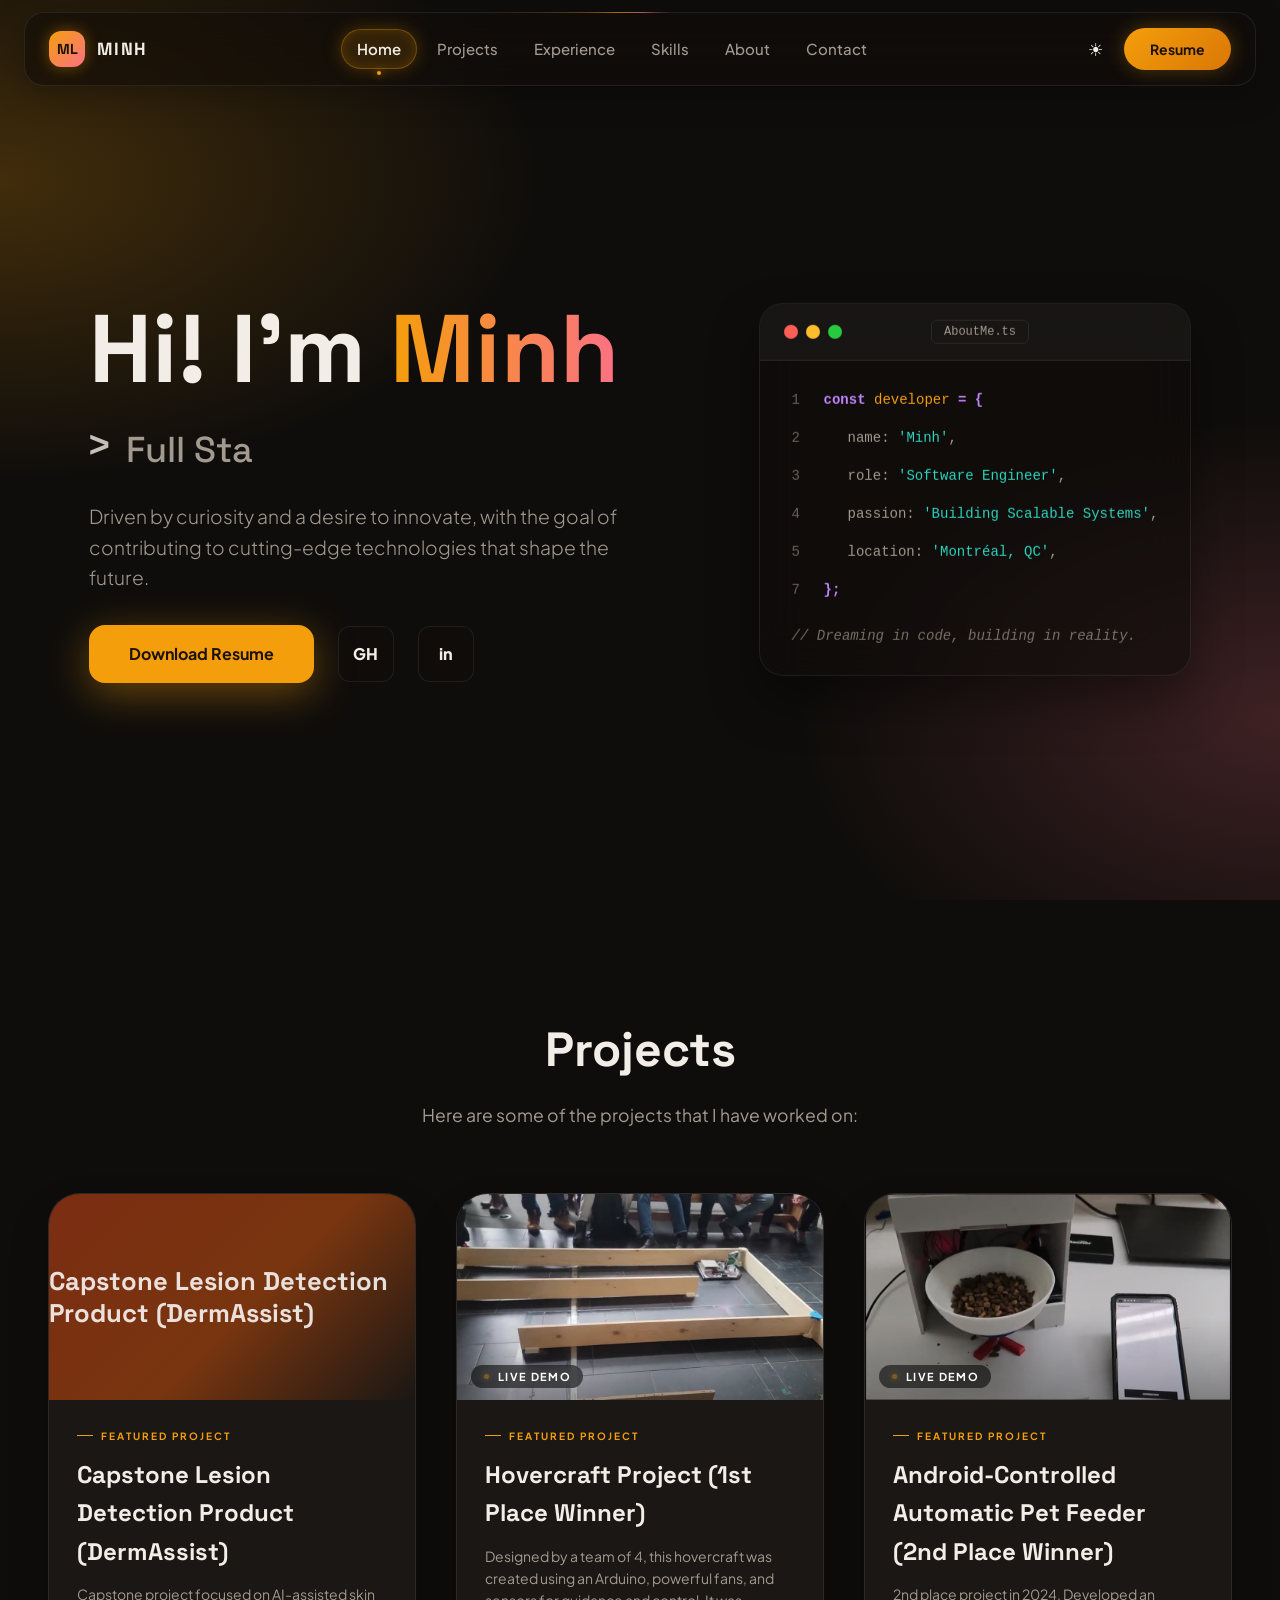
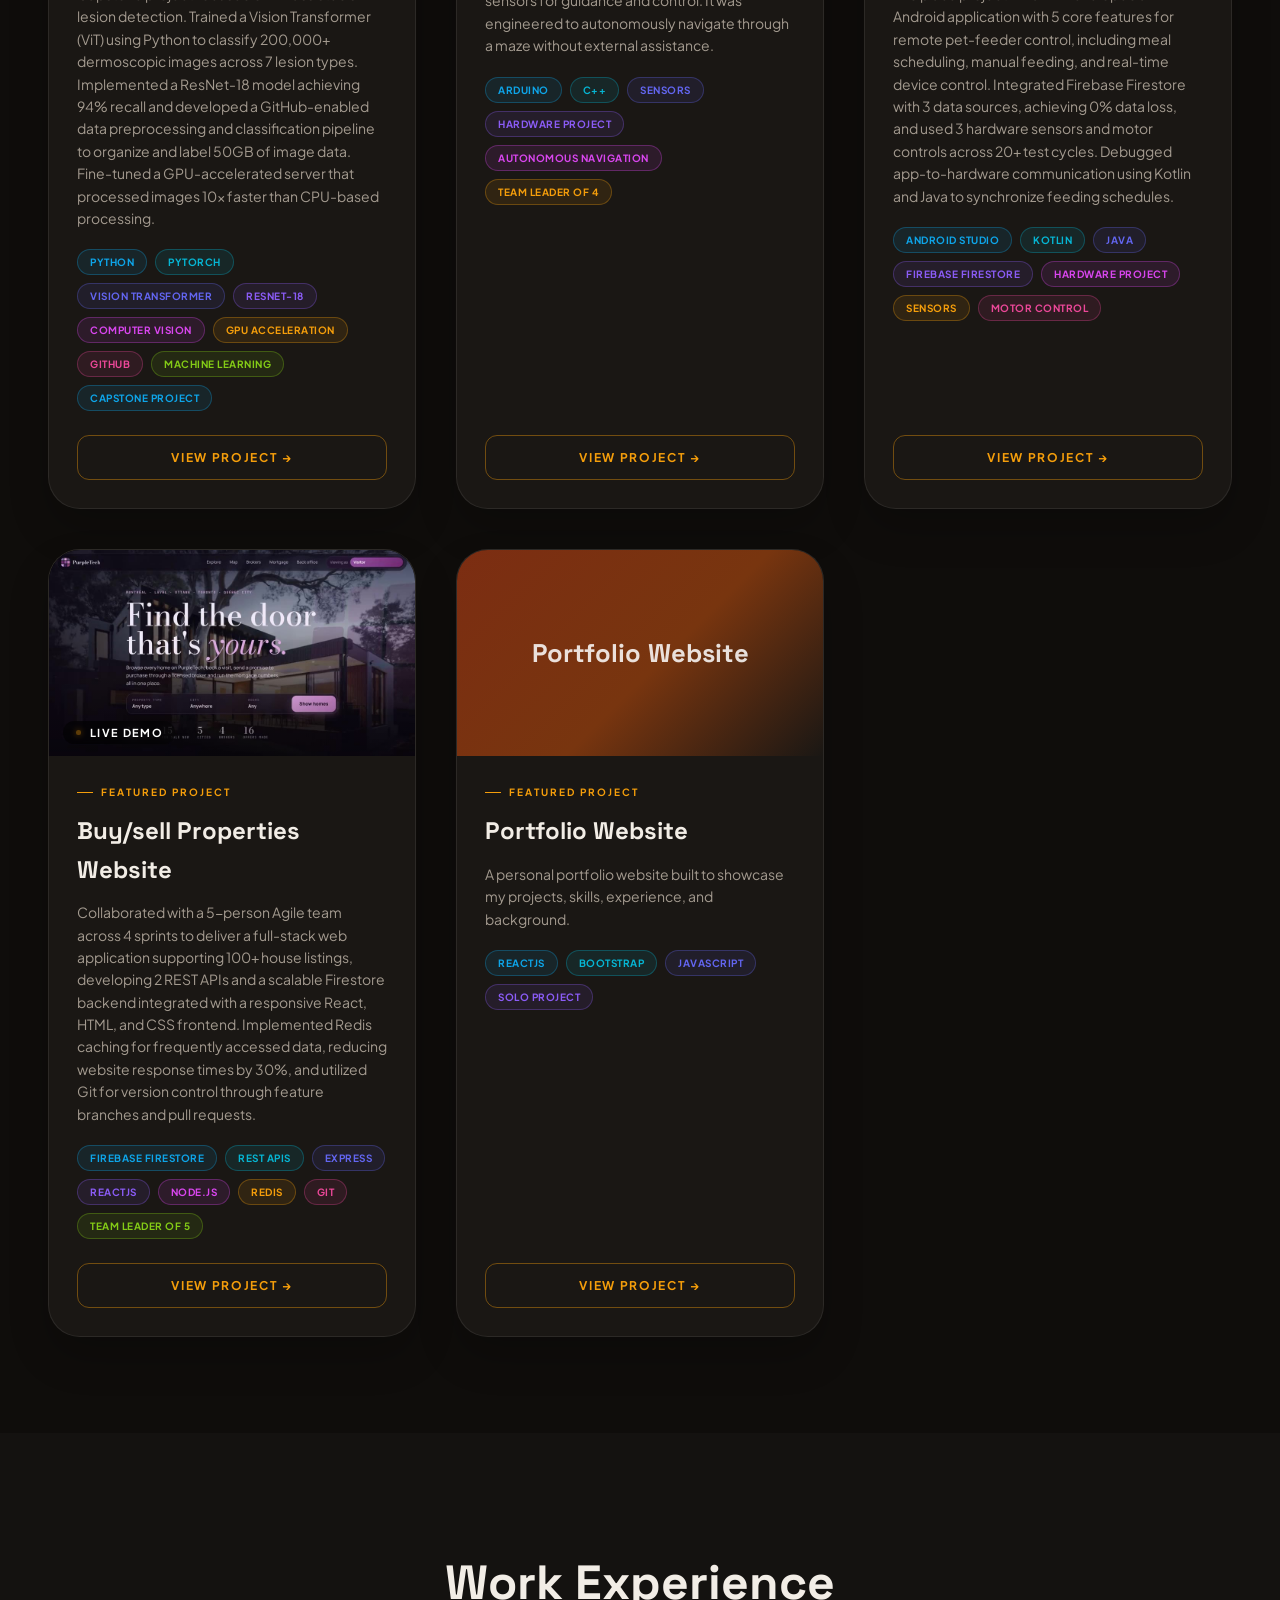
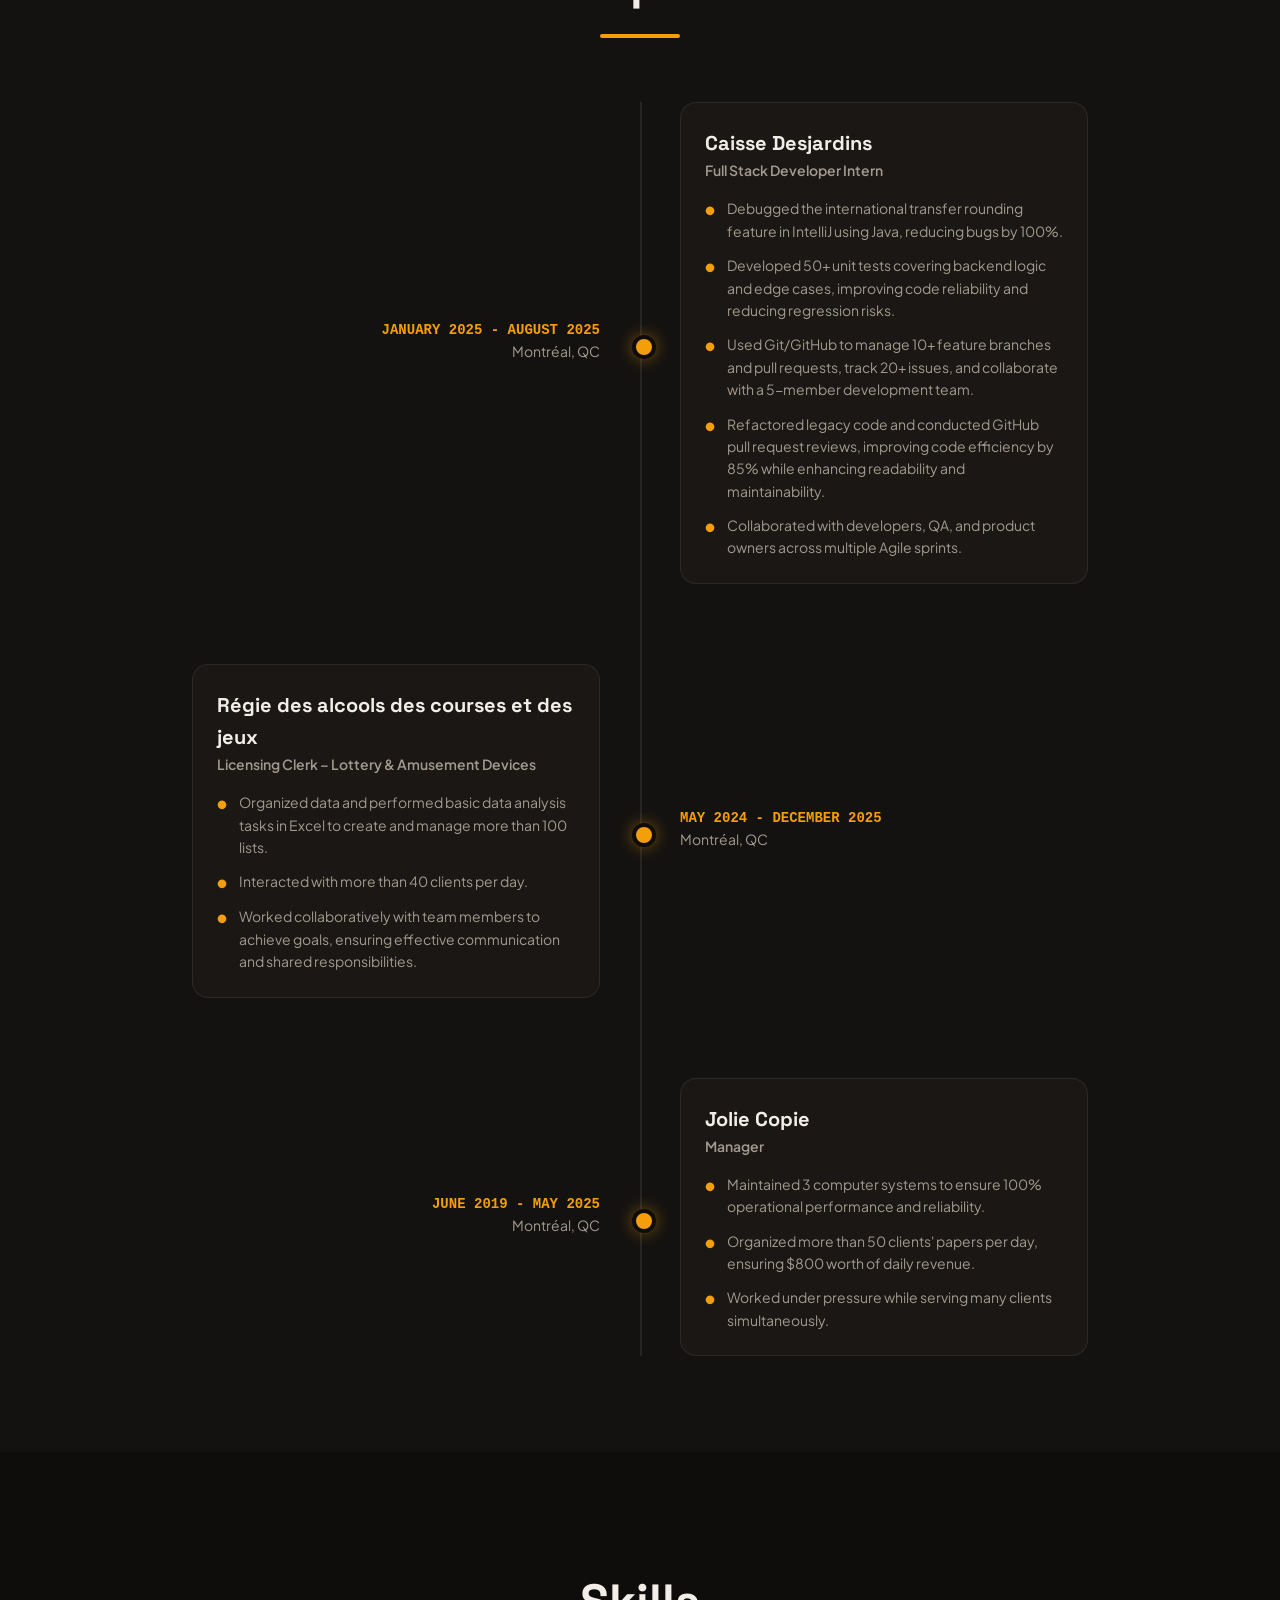
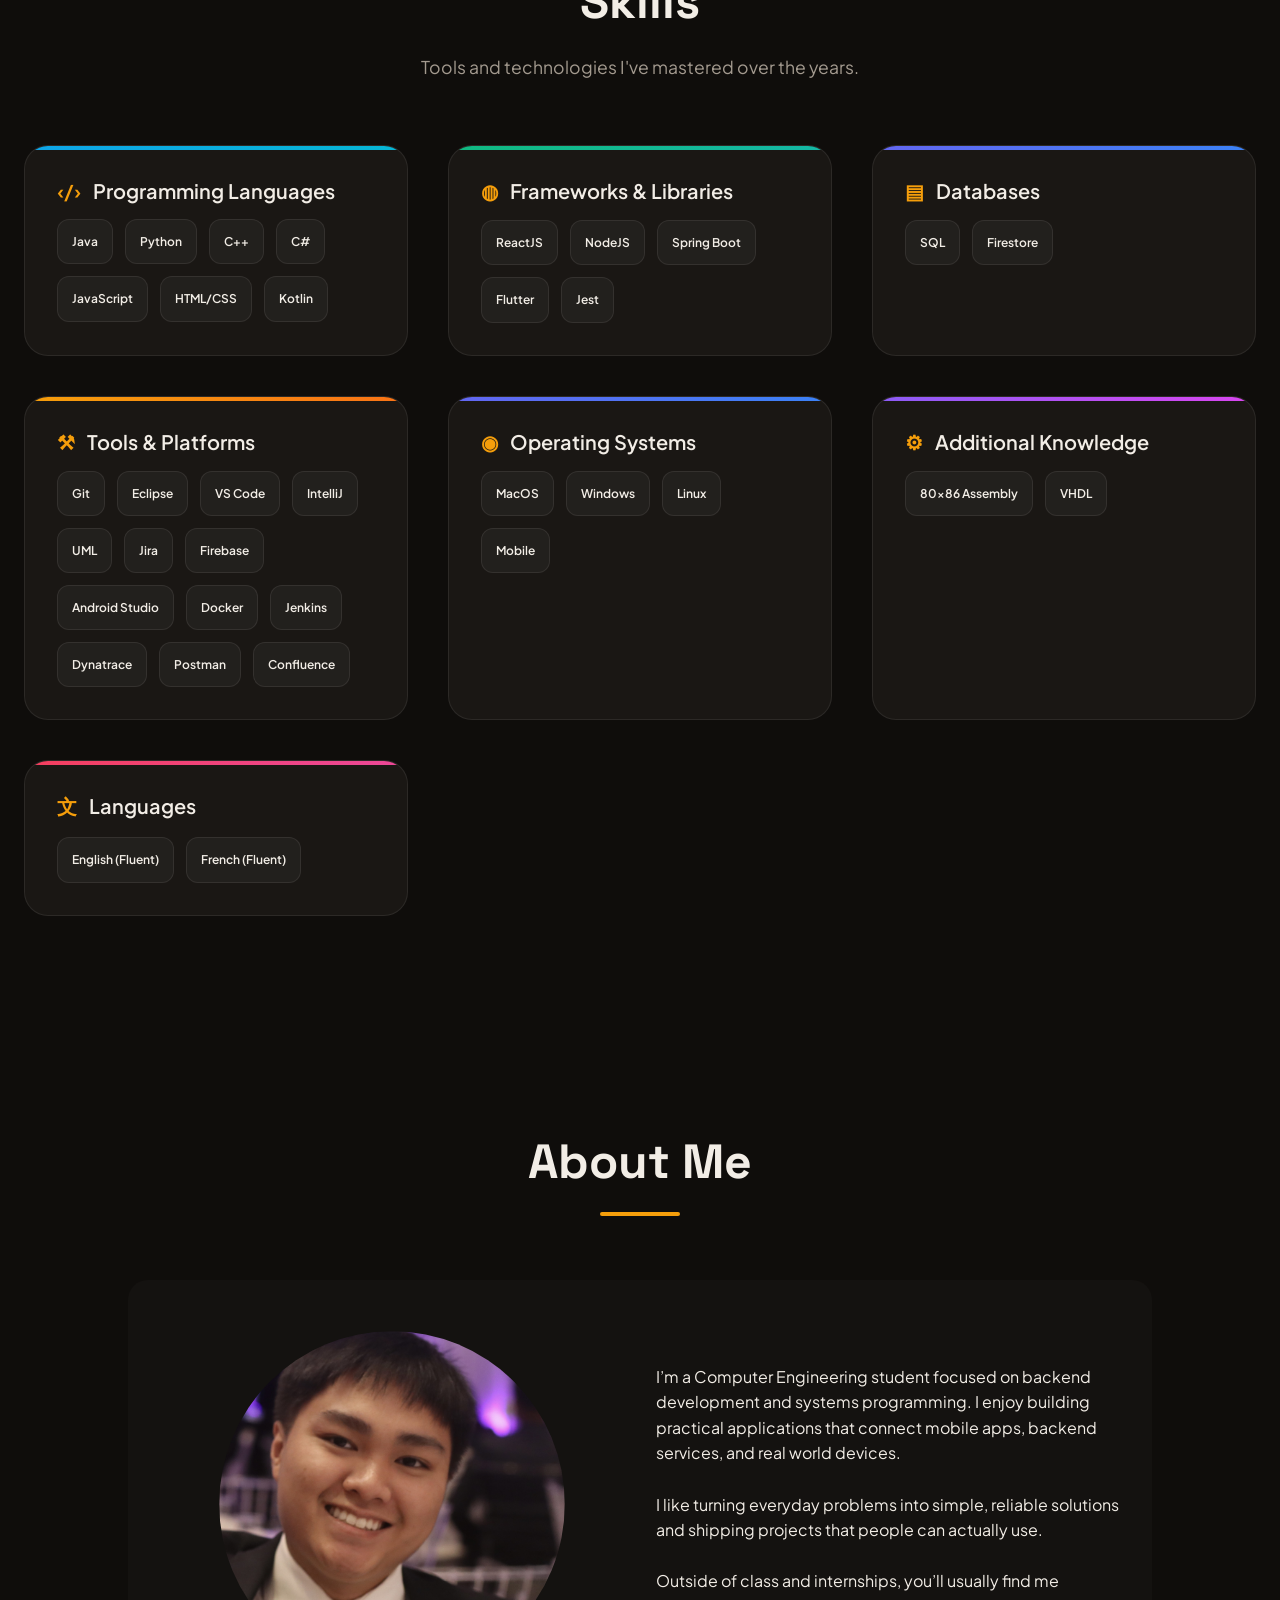
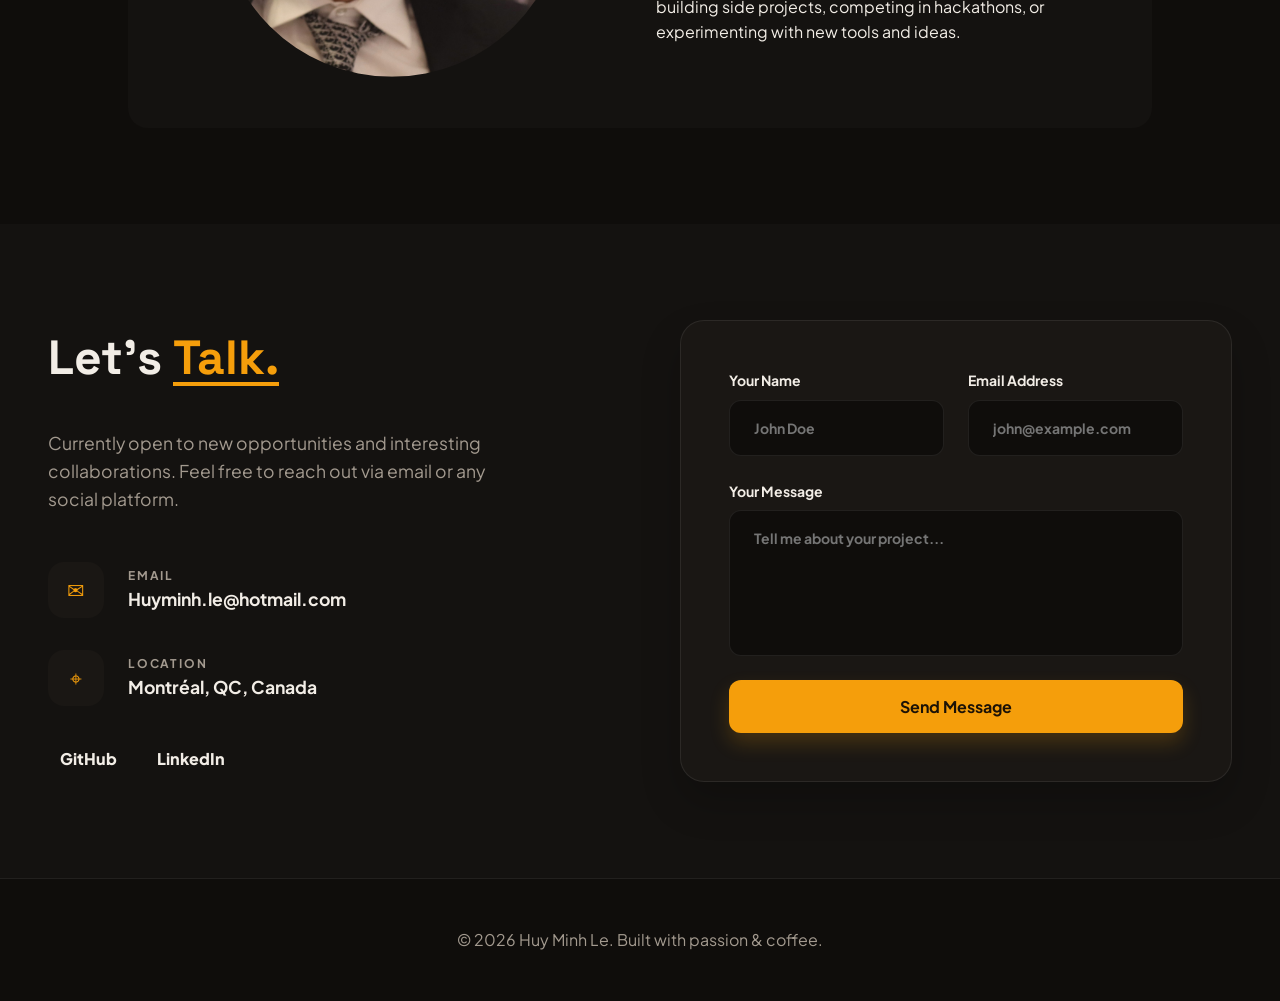
<file: index.html>
<!DOCTYPE html>
<html lang="en">
<head>
<meta charset="utf-8">
<title>Huy Minh Le</title>
<meta http-equiv="refresh" content="0; url=Minh_portfolio.html">
<link rel="canonical" href="Minh_portfolio.html">
</head>
<body style="background:#0f0d0b;color:#f2ede6;font-family:system-ui,sans-serif">
<p>Opening the portfolio… <a href="Minh_portfolio.html" style="color:#f59e0b">Click here</a> if it doesn't open.</p>
</body>
</html>
</file>
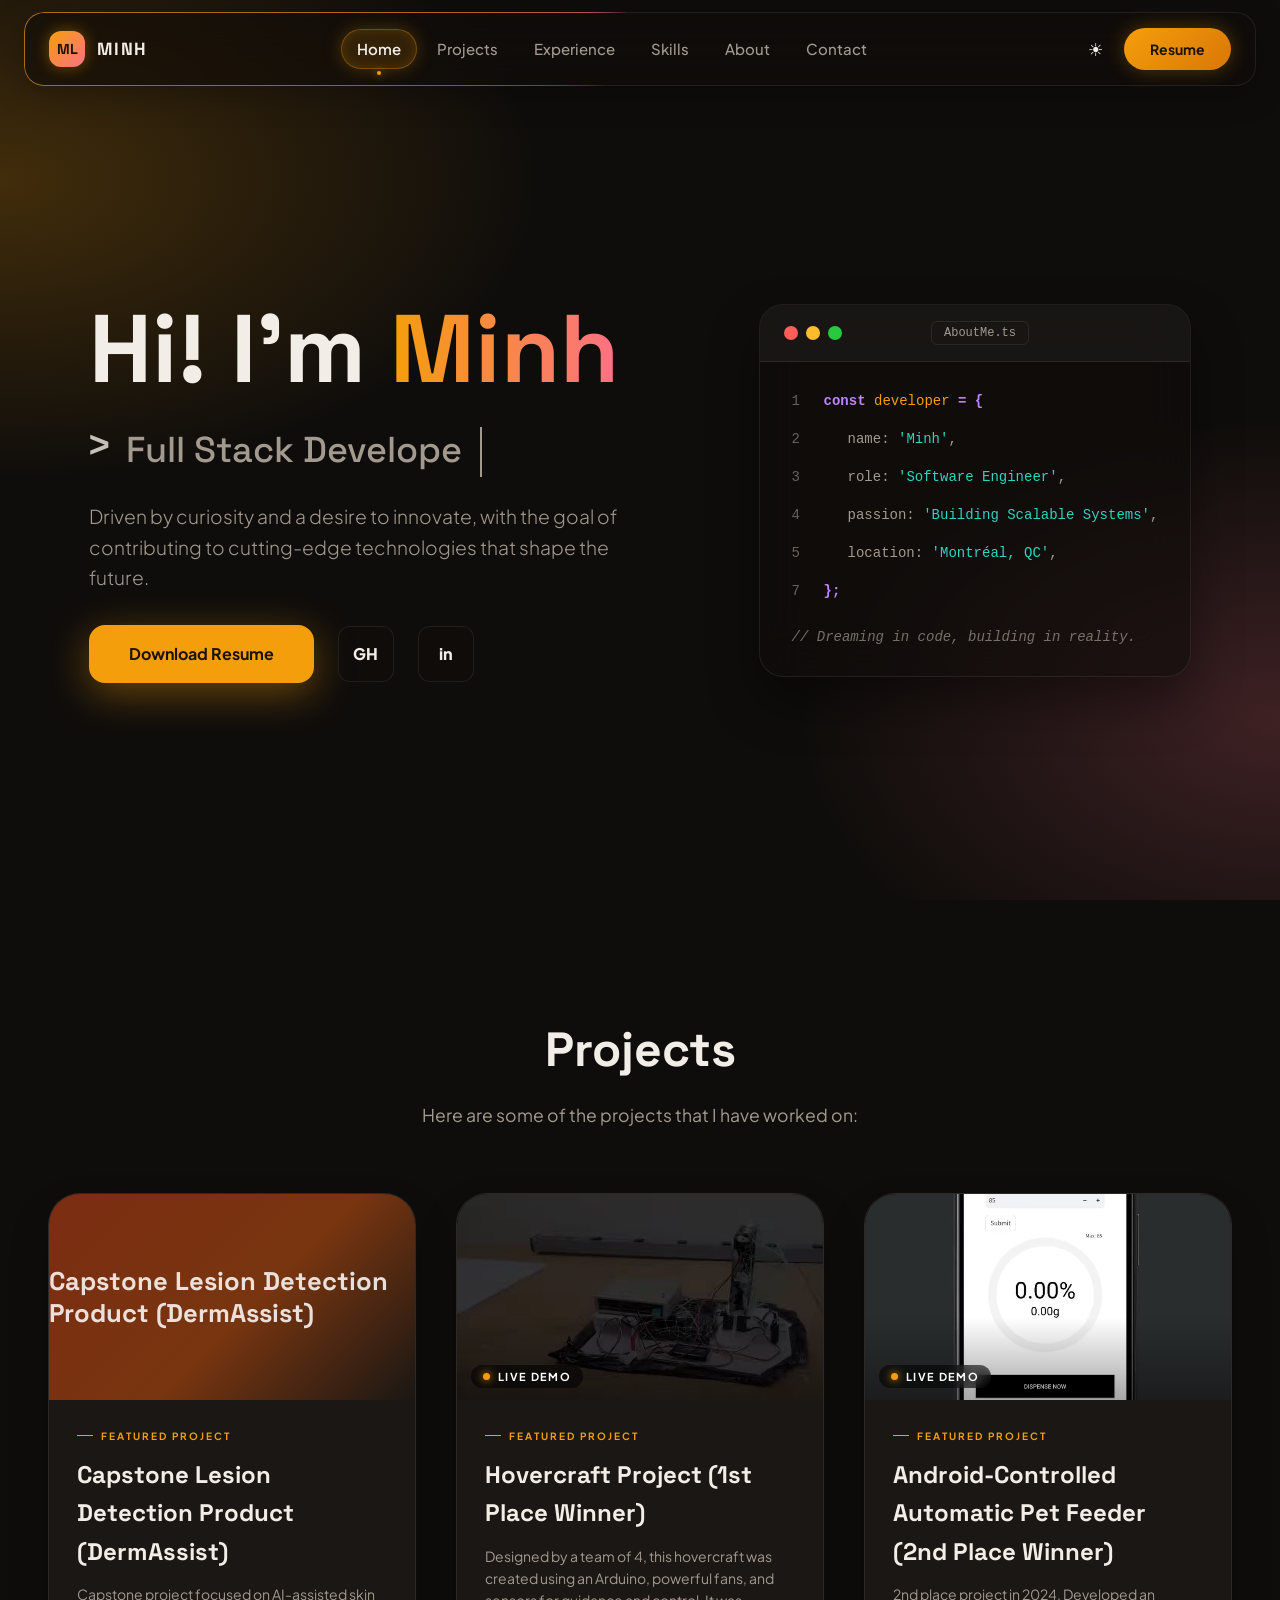
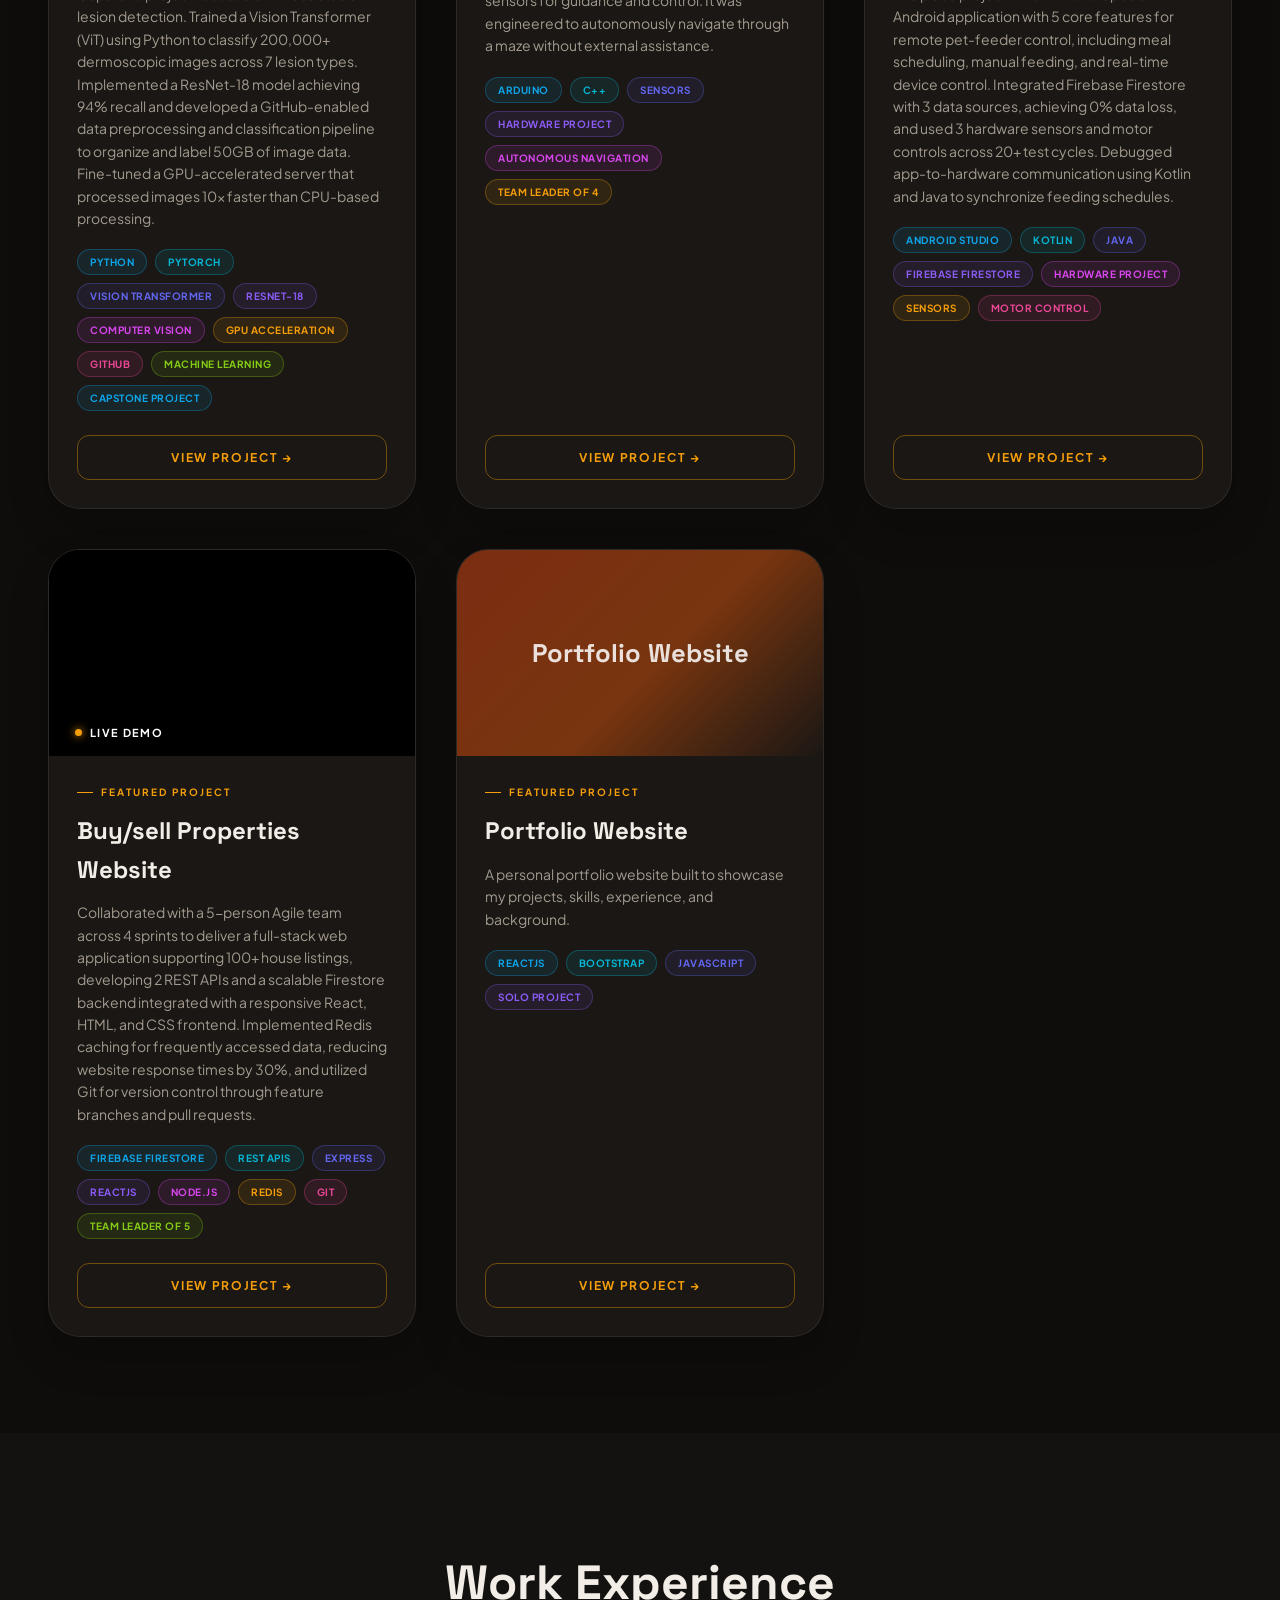
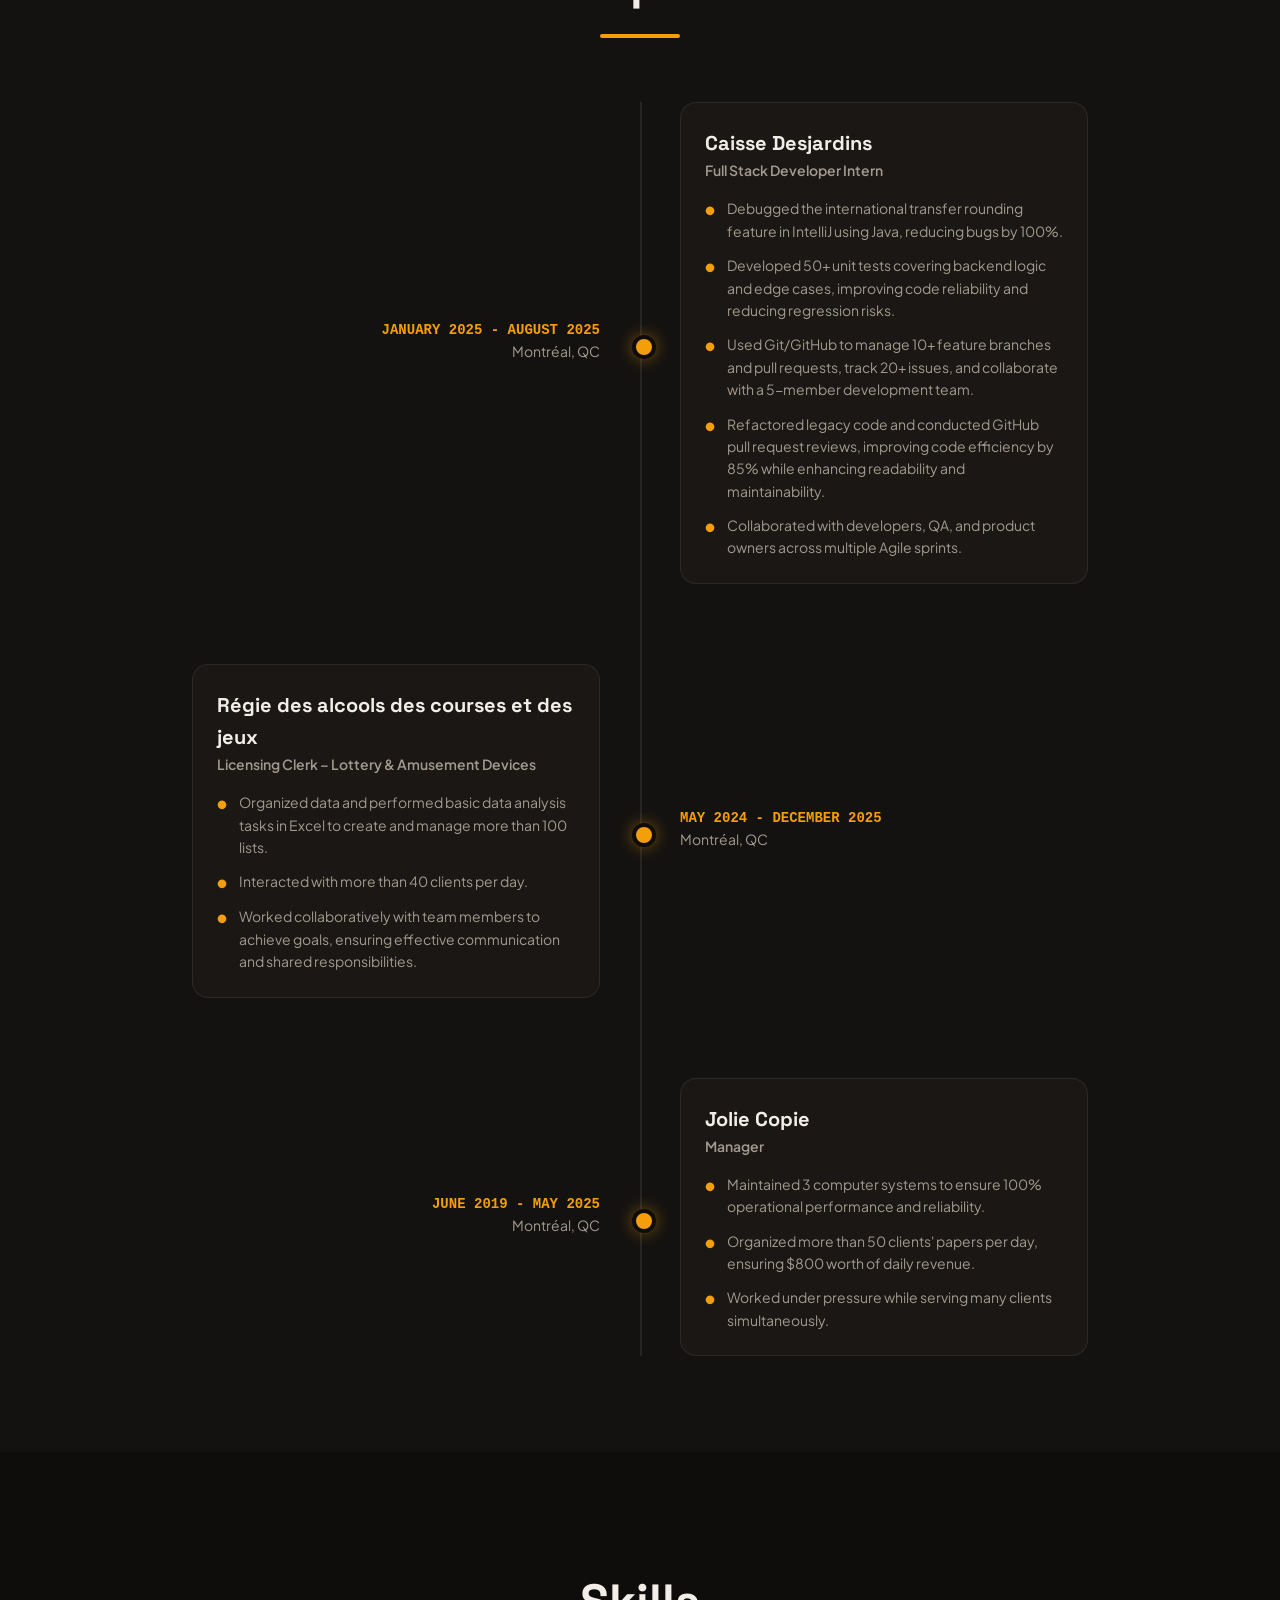
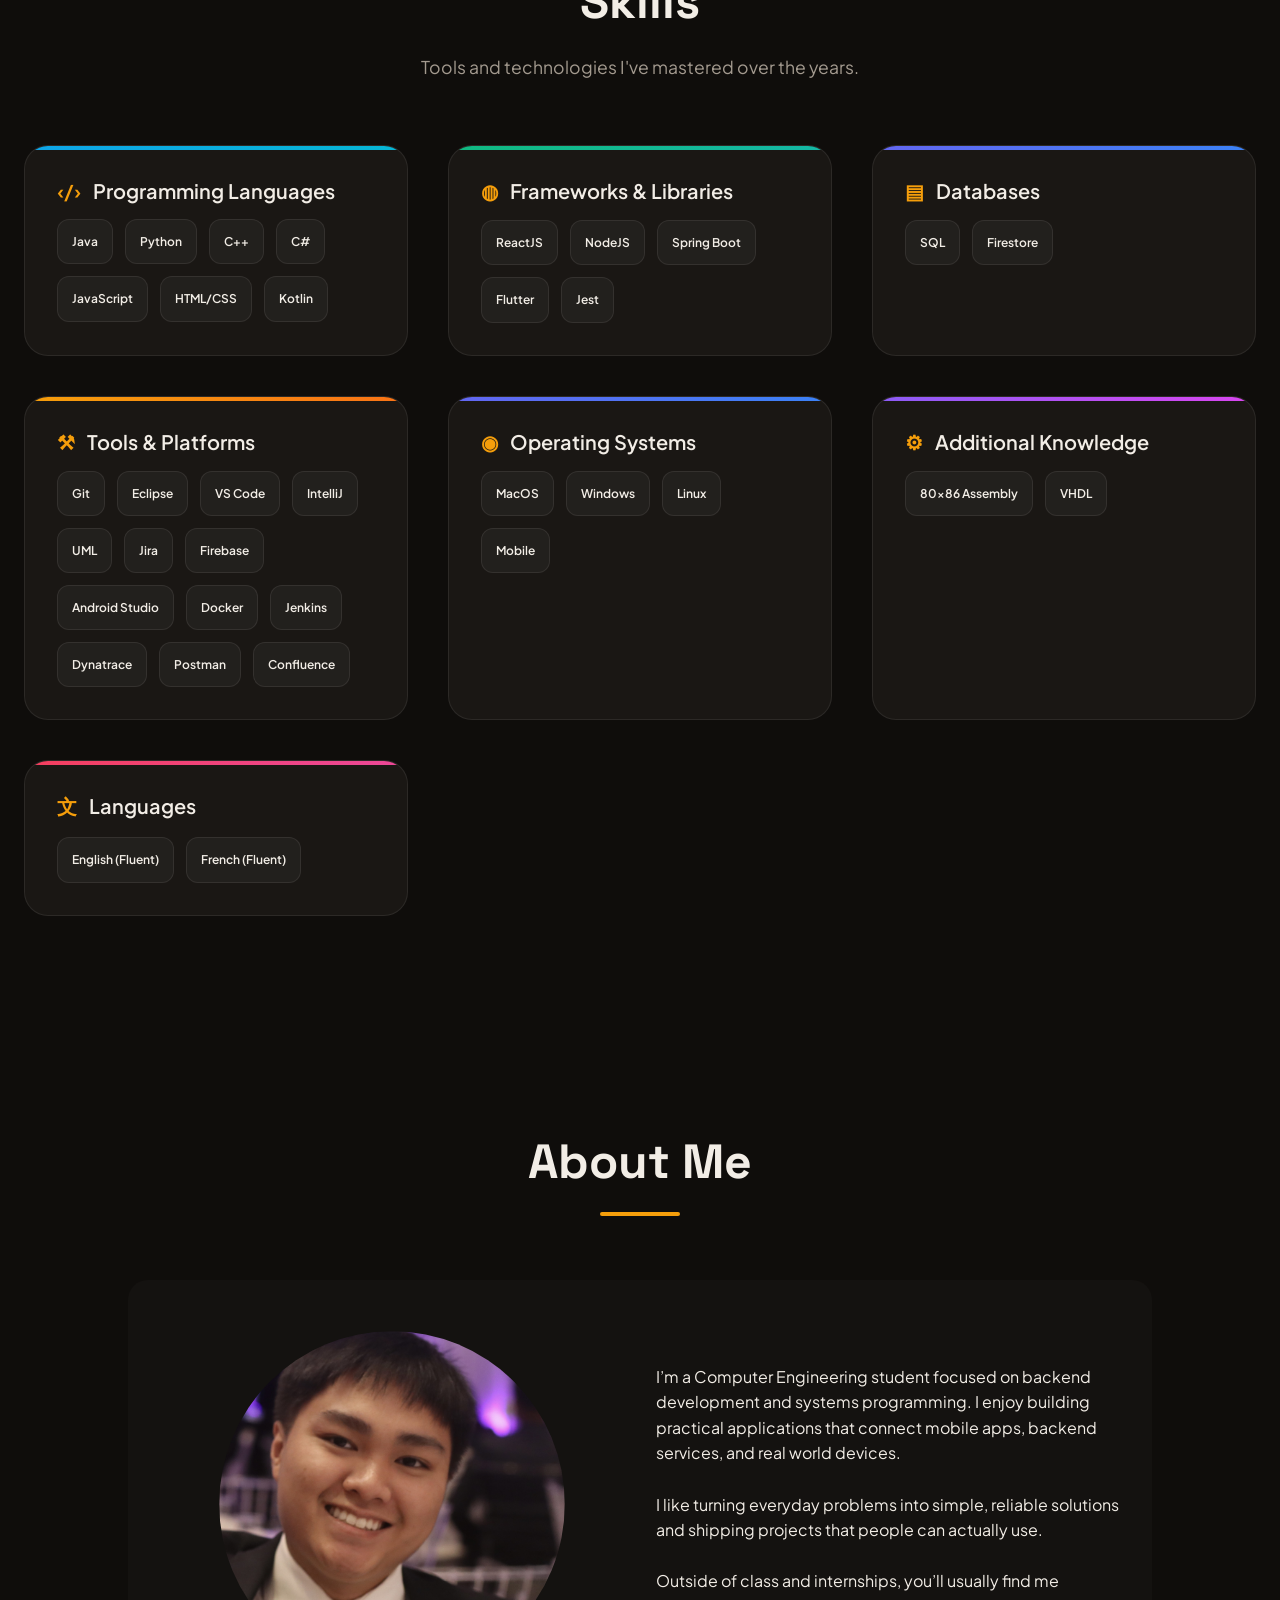
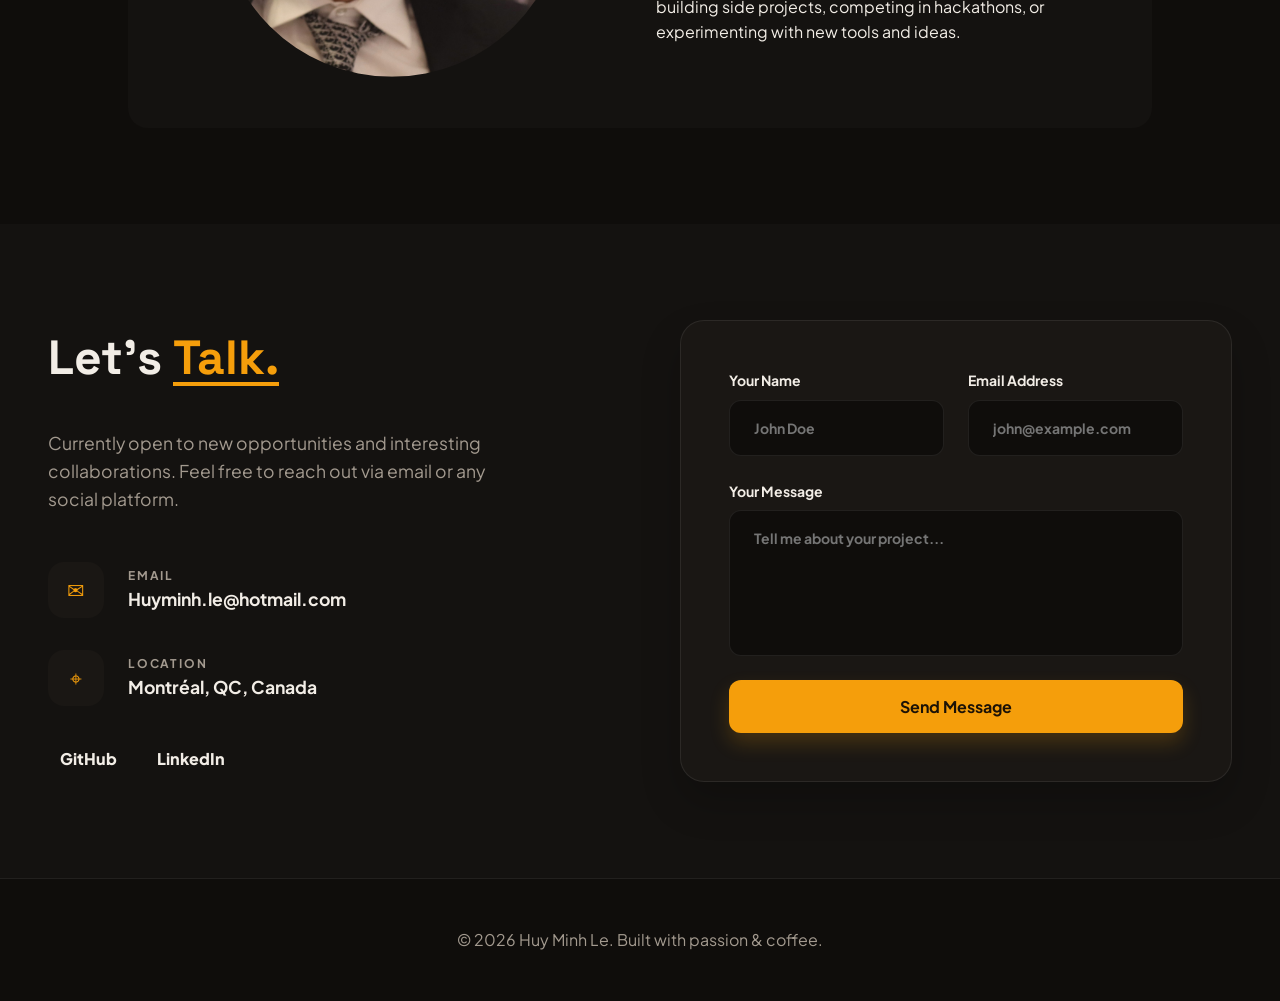
<file: Minh_portfolio.html>
<!DOCTYPE html>
<html lang="en" class="dark">
<head>
    <meta charset="utf-8">
    <meta name="viewport" content="width=device-width, initial-scale=1">
    <meta name="theme-color" content="#000000">
    <meta name="description" content="Huy Minh Le's portfolio showcasing expertise in ReactJS, cloud applications, and innovative software projects.">
    <title>Huy Minh Le</title>

    <link rel="preconnect" href="https://fonts.googleapis.com">
    <link rel="preconnect" href="https://fonts.gstatic.com" crossorigin>
    <link
        rel="stylesheet"
        href="https://fonts.googleapis.com/css2?family=Plus+Jakarta+Sans:wght@300;400;500;600;700;800&family=Space+Grotesk:wght@500;700&display=swap"
    >

    <link rel="stylesheet" href="css/style.css">
</head>

<body>

    <!-- ==================== NAVIGATION ==================== -->
    <nav id="nav">
        <div class="nb" id="nb">
            <span class="nb-glow" aria-hidden="true"></span>

            <div class="nr">
                <a href="#home" class="logo mag" aria-label="Back to top">
                    <i>ML</i>
                    <span>MINH</span>
                </a>

                <div class="links" id="lk">
                    <span class="ind" id="ind" aria-hidden="true"></span>
                </div>

                <div class="nrr">
                    <button class="ib th" id="th" aria-label="Toggle theme">
                        <span class="sun">☀</span>
                        <span class="moon">☾</span>
                    </button>
                    <a class="pill mag" href="documents/HuyMinhLe_Resume.pdf" target="_blank"><span>Resume</span></a>
                    <button class="ib burger" id="burger" aria-label="Open menu" aria-expanded="false" aria-controls="mm">
                        <span></span>
                        <span></span>
                    </button>
                </div>
            </div>

            <div class="np" aria-hidden="true"><i id="np"></i></div>
        </div>

        <div id="mm" aria-hidden="true">
            <div class="mm-links" id="mml"></div>
            <div class="mm-foot">
                <span>Huyminh.le@hotmail.com</span>
                <div>
                    <a href="https://github.com/minhking22" target="_blank" rel="noopener noreferrer">GitHub</a>
                    <a href="https://www.linkedin.com/in/minh-le-22b418262" target="_blank" rel="noopener noreferrer">LinkedIn</a>
                </div>
            </div>
        </div>
    </nav>

    <!-- ==================== HOME ==================== -->
    <section id="home">
        <div class="wrap hg">
            <div>
                <h1>
                    Hi! I'm <span class="gt">Minh</span>
                </h1>

                <div class="typ">
                    <b>&gt;</b>
                    <span id="ty"></span>
                    <span class="cur"></span>
                </div>

                <p class="lead">
                    Driven by curiosity and a desire to innovate, with the goal of
                    contributing to cutting-edge technologies that shape the future.
                </p>

                <div class="acts">
                    <a class="btn" href="documents/HuyMinhLe_Resume.pdf" target="_blank" download> Download Resume
                    </a>

                    <div class="so">
                        <a
                            href="https://github.com/minhking22"
                            target="_blank"
                            rel="noopener noreferrer"
                            aria-label="GitHub"
                        >GH</a>

                        <a
                            href="www.linkedin.com/in/minh-le-22b418262"
                            target="_blank"
                            rel="noopener noreferrer"
                            aria-label="LinkedIn"
                        >in</a>
                    </div>
                </div>
            </div>

            <div class="code">
                <div class="ch">
                    <div class="dots">
                        <i></i>
                        <i></i>
                        <i></i>
                    </div>

                    <span class="fn">AboutMe.ts</span>
                    <span class="ch-spacer"></span>
                </div>

                <div class="cb">
                    <div class="ln">
                        <s>1</s>
                        <span>
                            <span class="k">const</span>
                            <span class="v">developer</span>
                            <span class="k">= {</span>
                        </span>
                    </div>

                    <div class="ln">
                        <s>2</s>
                        <span class="indent">
                            name: <span class="s">'Minh'</span>,
                        </span>
                    </div>

                    <div class="ln">
                        <s>3</s>
                        <span class="indent">
                            role: <span class="s">'Software Engineer'</span>,
                        </span>
                    </div>

                    <div class="ln">
                        <s>4</s>
                        <span class="indent">
                            passion: <span class="s">'Building Scalable Systems'</span>,
                        </span>
                    </div>

                    <div class="ln">
                        <s>5</s>
                        <span class="indent">
                            location: <span class="s">'Montréal, QC'</span>,
                        </span>
                    </div>
                    <div class="ln">
                        <s>7</s>
                        <span class="k">};</span>
                    </div>

                    <div class="code-comment">
                        // Dreaming in code, building in reality.
                    </div>
                </div>
            </div>
        </div>
    </section>

    <!-- ==================== PROJECTS ==================== -->
    <section id="projects">
    <div class="wrap projects-wrap">
        <div class="hd">
            <h2>Projects</h2>
            <p>
                Here are some of the projects that I have worked on:
            </p>
        </div>

        <div class="grid3" id="feat"></div>
    </div>
</section>

    <!-- ==================== EXPERIENCE ==================== -->
    <section id="experience">
        <div class="experience-wrap">
            <div class="hd">
                <h2>Work Experience</h2>
                <div class="bar"></div>
            </div>

            <div class="tl" id="tl"></div>
        </div>
    </section>

    <!-- ==================== SKILLS ==================== -->
    <section id="skills">
        <div class="hd">
            <h2>Skills</h2>
            <p>Tools and technologies I've mastered over the years.</p>
        </div>

        <div class="sg" id="sg"></div>
    </section>

    <!-- ==================== ABOUT ==================== -->
    <section id="about" class="about-section">
        <div class="hd about-heading">
            <h2>About Me</h2>
            <div class="bar"></div>
        </div>

        <div class="ab">
            <div class="ph">
                <img src="images/profile.jfif" alt="Huy Minh Le">
            </div>

            <p>
                I’m a Computer Engineering student focused on backend development
                and systems programming. I enjoy building practical applications
                that connect mobile apps, backend services, and real world devices.
                <br><br>
                I like turning everyday problems into simple, reliable solutions
                and shipping projects that people can actually use.
                <br><br>
                Outside of class and internships, you’ll usually find me building
                side projects, competing in hackathons, or experimenting with new
                tools and ideas.
            </p>
        </div>
    </section>

    <!-- ==================== CONTACT ==================== -->
    <section id="contact">
        <div class="wrap cg">
            <div>
                <h2>Let's <u>Talk.</u></h2>

                <p class="contact-intro">
                    Currently open to new opportunities and interesting collaborations.
                    Feel free to reach out via email or any social platform.
                </p>

                <div class="ci">
                    <i>✉</i>
                    <div>
                        <small>Email</small>
                        <b>Huyminh.le@hotmail.com</b>
                    </div>
                </div>

                <div class="ci">
                    <i>⌖</i>
                    <div>
                        <small>Location</small>
                        <b>Montréal, QC, Canada</b>
                    </div>
                </div>

                <div class="social-text">
                    <a
                        href="https://github.com/minhking22"
                        target="_blank"
                        rel="noopener noreferrer"
                    >GitHub</a>

                    <a
                        href="https://www.linkedin.com/in/minh-le-22b418262"
                        target="_blank"
                        rel="noopener noreferrer"
                    >LinkedIn</a>
                </div>
            </div>

            <form id="contact-form">
                <div class="fr">
                    <label>
                        Your Name
                        <input required placeholder="John Doe">
                    </label>

                    <label>
                        Email Address
                        <input
                            type="email"
                            required
                            placeholder="john@example.com"
                        >
                    </label>
                </div>

                <label>
                    Your Message
                    <textarea
                        rows="5"
                        required
                        placeholder="Tell me about your project..."
                    ></textarea>
                </label>

                <button type="submit">Send Message</button>
            </form>
        </div>
    </section>

    <!-- ==================== FOOTER ==================== -->
    <footer>
        © 2026 Huy Minh Le. Built with passion &amp; coffee.
    </footer>

    <script src="js/script.js"></script>
</body>
</html>
</file>
<file: css/style.css>
:root {
    --bg: #faf6f0;
    --card: #ffffff;
    --alt: #f3ece2;
    --fg: #1c1410;
    --mut: #6b5d52;
    --line: rgba(28, 20, 16, 0.1);
    --p: #c2410c;
    --ph: #9a3412;
    --t: #e11d48;
    --glass: rgba(250, 246, 240, 0.72);
    --pr: 194, 65, 12;
    --tr: 225, 29, 72;
    --on-p: #ffffff;
    --card-art: linear-gradient(135deg, #7c2d12, #c2410c 60%, #ea580c);
}

.dark {
    --bg: #0f0d0b;  --card: #1a1714;  --alt: #141210;
    --fg: #f2ede6;  --mut: #a39a8f;
    --line: rgba(255,255,255,0.08);
    --p: #f59e0b;  --ph: #d97706;  --t: #fb7185;
    --glass: rgba(15,13,11,0.6);
    --pr: 245, 158, 11;
    --tr: 251, 113, 133;
    --on-p: #1c1206;
    --card-art: linear-gradient(135deg, #7c2d12, #78350f 55%, #1a1714);
}

/* Light-mode tweaks: readable code colors, warm soft shadows */
html:not(.dark) .s { color: #0f766e; }
html:not(.dark) .k { color: #9333ea; }
html:not(.dark) .nb { box-shadow: 0 8px 30px rgba(124, 45, 18, 0.1); }
html:not(.dark) .nb.sc { box-shadow: 0 12px 36px rgba(124, 45, 18, 0.14); }
html:not(.dark) .code { box-shadow: 0 25px 50px rgba(124, 45, 18, 0.14); }
html:not(.dark) .pc,
html:not(.dark) form { box-shadow: 0 20px 40px rgba(124, 45, 18, 0.08); }

/* ==================== GLOBAL ==================== */

* {
    box-sizing: border-box;
}

html {
    scroll-behavior: smooth;
}

body {
    margin: 0;
    background: var(--bg);
    color: var(--fg);
    font-family: "Plus Jakarta Sans", system-ui, sans-serif;
    line-height: 1.6;
}

a {
    color: inherit;
    text-decoration: none;
}

h1,
h2,
h3 {
    font-family: "Space Grotesk", sans-serif;
    margin: 0;
}

button,
input,
textarea {
    font-family: inherit;
}

.mono {
    font-family: ui-monospace, Menlo, monospace;
}

.wrap {
    max-width: 1280px;
    margin: 0 auto;
    padding: 0 24px;
}

/* ==================== NAVIGATION ==================== */

@property --ang {
    syntax: "<angle>";
    inherits: false;
    initial-value: 0deg;
}

nav {
    position: fixed;
    top: 0;
    left: 0;
    right: 0;
    z-index: 50;
    padding: 12px 24px;
    pointer-events: none;
}

nav > * {
    pointer-events: auto;
}

.nb {
    --mx: 50%;
    --my: 50%;
    position: relative;
    z-index: 2;
    max-width: 1280px;
    margin: auto;
    background: var(--glass);
    backdrop-filter: blur(18px) saturate(1.4);
    -webkit-backdrop-filter: blur(18px) saturate(1.4);
    border: 1px solid var(--line);
    border-radius: 20px;
    box-shadow: 0 8px 32px rgba(0, 0, 0, 0.25);
    transition:
        transform 0.55s cubic-bezier(0.77, 0, 0.18, 1),
        max-width 0.55s cubic-bezier(0.77, 0, 0.18, 1),
        border-radius 0.4s,
        box-shadow 0.4s,
        background 0.4s;
    animation: nbIn 0.9s cubic-bezier(0.16, 1, 0.3, 1) both;
}

@keyframes nbIn {
    from {
        transform: translateY(-140%) scale(0.92);
        opacity: 0;
    }
}

/* rotating gradient edge */
.nb::before {
    content: "";
    position: absolute;
    inset: -1px;
    padding: 1px;
    border-radius: inherit;
    background: conic-gradient(
        from var(--ang),
        transparent 0 62%,
        rgba(var(--pr), 0.9) 75%,
        rgba(var(--tr), 0.9) 85%,
        transparent 95%
    );
    -webkit-mask:
        linear-gradient(#000 0 0) content-box,
        linear-gradient(#000 0 0);
    -webkit-mask-composite: xor;
    mask-composite: exclude;
    animation: spin 6s linear infinite;
    opacity: 0.7;
    pointer-events: none;
}

@keyframes spin {
    to {
        --ang: 360deg;
    }
}

/* cursor spotlight */
.nb-glow {
    position: absolute;
    inset: 0;
    border-radius: inherit;
    background: radial-gradient(
        260px circle at var(--mx) var(--my),
        rgba(var(--pr), 0.2),
        transparent 65%
    );
    opacity: 0;
    transition: opacity 0.4s;
    pointer-events: none;
}

.nb:hover .nb-glow {
    opacity: 1;
}

.nb.sc {
    max-width: 1080px;
    border-radius: 99px;
    box-shadow:
        0 12px 40px rgba(0, 0, 0, 0.35),
        0 0 0 1px rgba(var(--pr), 0.08);
}

.nb.hid {
    transform: translateY(calc(-100% - 24px));
}

.nr {
    position: relative;
    display: flex;
    align-items: center;
    justify-content: space-between;
    padding: 12px 24px;
    transition: padding 0.4s;
}

.nb.sc .nr {
    padding: 8px 10px 8px 14px;
}

.mag {
    display: inline-flex;
    transition: transform 0.35s cubic-bezier(0.34, 1.56, 0.64, 1);
    will-change: transform;
}

.logo {
    align-items: center;
    gap: 12px;
    font: 700 1.1rem "Space Grotesk";
}

.logo i {
    width: 36px;
    height: 36px;
    border-radius: 12px;
    background: linear-gradient(135deg, var(--p), var(--t));
    display: grid;
    place-items: center;
    color: var(--on-p);
    font-style: normal;
    font-size: 0.9rem;
    box-shadow: 0 0 15px rgba(var(--pr), 0.4);
    transition: transform 0.6s cubic-bezier(0.34, 1.56, 0.64, 1), border-radius 0.4s;
}

.logo:hover i {
    transform: rotate(-12deg) scale(1.08);
    border-radius: 50%;
}

.logo span {
    letter-spacing: 0.08em;
}

.links {
    position: relative;
    display: flex;
    gap: 4px;
    padding: 4px;
    border-radius: 99px;
}

.links a {
    position: relative;
    z-index: 1;
    padding: 8px 16px;
    border-radius: 99px;
    color: var(--mut);
    font-size: 15px;
    font-weight: 500;
    text-transform: capitalize;
    white-space: nowrap;
    transition: color 0.3s;
}

.links a:hover,
.links a.on {
    color: var(--fg);
}

.links a.on {
    font-weight: 600;
}

/* sliding liquid indicator */
.ind {
    position: absolute;
    top: 4px;
    bottom: 4px;
    left: 0;
    width: 0;
    border-radius: 99px;
    background: rgba(var(--pr), 0.14);
    border: 1px solid rgba(var(--pr), 0.35);
    box-shadow:
        0 0 18px rgba(var(--pr), 0.25),
        inset 0 0 12px rgba(var(--pr), 0.15);
    transform: translateX(var(--x, 0));
    opacity: 0;
    transition:
        transform 0.5s cubic-bezier(0.34, 1.4, 0.64, 1),
        width 0.5s cubic-bezier(0.34, 1.4, 0.64, 1),
        opacity 0.3s;
    pointer-events: none;
}

.ind::after {
    content: "";
    position: absolute;
    left: 50%;
    bottom: -7px;
    width: 4px;
    height: 4px;
    margin-left: -2px;
    border-radius: 50%;
    background: var(--p);
    box-shadow: 0 0 8px var(--p);
}

.nrr {
    display: flex;
    align-items: center;
    gap: 8px;
}

.ib {
    position: relative;
    background: none;
    border: 0;
    color: var(--fg);
    font-size: 1.1rem;
    cursor: pointer;
    padding: 8px;
}

/* theme button */
.th {
    width: 40px;
    height: 40px;
    border-radius: 50%;
    overflow: hidden;
    transition: background 0.3s;
}

.th:hover {
    background: rgba(var(--pr), 0.12);
}

.th span {
    position: absolute;
    inset: 0;
    display: grid;
    place-items: center;
    transition: transform 0.6s cubic-bezier(0.34, 1.56, 0.64, 1), opacity 0.4s;
}

.th .moon,
.dark .th .sun {
    transform: translateY(0) rotate(0);
    opacity: 1;
}

.th .sun,
.dark .th .moon {
    transform: translateY(120%) rotate(90deg);
    opacity: 0;
}

.dark .th .moon {
    transform: translateY(-120%) rotate(-90deg);
}

/* resume pill with shine sweep */
.pill {
    position: relative;
    overflow: hidden;
    background: linear-gradient(135deg, var(--p), var(--ph));
    color: var(--on-p);
    padding: 10px 26px;
    border-radius: 99px;
    font-weight: 700;
    font-size: 14px;
    box-shadow: 0 0 20px rgba(var(--pr), 0.3);
}

.pill::after {
    content: "";
    position: absolute;
    top: 0;
    left: -60%;
    width: 40%;
    height: 100%;
    background: linear-gradient(90deg, transparent, rgba(255, 255, 255, 0.55), transparent);
    transform: skewX(-20deg);
    animation: shine 4.5s ease-in-out infinite;
}

.pill:hover {
    box-shadow: 0 0 34px rgba(var(--pr), 0.6);
}

@keyframes shine {
    0%, 70% {
        left: -60%;
    }
    100% {
        left: 130%;
    }
}

/* scroll progress */
.np {
    position: absolute;
    left: 20px;
    right: 20px;
    bottom: -1px;
    height: 2px;
    overflow: hidden;
    border-radius: 2px;
    pointer-events: none;
}

.np i {
    display: block;
    height: 100%;
    background: linear-gradient(90deg, var(--p), var(--t));
    box-shadow: 0 0 10px var(--p);
    transform-origin: left;
    transform: scaleX(0);
}

/* burger -> X */
.burger {
    display: none;
    width: 40px;
    height: 40px;
}

.burger span {
    position: absolute;
    left: 10px;
    right: 10px;
    height: 2px;
    border-radius: 2px;
    background: currentColor;
    transition: transform 0.45s cubic-bezier(0.77, 0, 0.18, 1), top 0.45s cubic-bezier(0.77, 0, 0.18, 1);
}

.burger span:nth-child(1) {
    top: 15px;
}

.burger span:nth-child(2) {
    top: 23px;
    right: 16px;
}

.menu-open .burger span:nth-child(1) {
    top: 19px;
    transform: rotate(45deg);
}

.menu-open .burger span:nth-child(2) {
    top: 19px;
    right: 10px;
    transform: rotate(-45deg);
}

/* full-screen mobile menu */
#mm {
    --cx: 100%;
    --cy: 0%;
    position: fixed;
    inset: 0;
    z-index: 1;
    display: flex;
    flex-direction: column;
    justify-content: center;
    padding: 110px 32px 40px;
    background:
        radial-gradient(600px 400px at 0% 100%, rgba(var(--tr), 0.22), transparent 60%),
        radial-gradient(600px 400px at 100% 0%, rgba(var(--pr), 0.25), transparent 60%),
        var(--bg);
    clip-path: circle(0 at var(--cx) var(--cy));
    visibility: hidden;
    transition:
        clip-path 0.75s cubic-bezier(0.77, 0, 0.18, 1),
        visibility 0s 0.75s;
}

.menu-open #mm {
    clip-path: circle(150% at var(--cx) var(--cy));
    visibility: visible;
    transition: clip-path 0.75s cubic-bezier(0.77, 0, 0.18, 1);
}

.mm-links {
    display: flex;
    flex-direction: column;
    gap: 6px;
}

.mm-links a {
    display: flex;
    align-items: baseline;
    gap: 16px;
    font: 700 clamp(2.4rem, 11vw, 4rem) / 1.15 "Space Grotesk", sans-serif;
    text-transform: capitalize;
    color: var(--mut);
    opacity: 0;
    transform: translateY(40px) skewY(4deg);
    transition: opacity 0.3s, transform 0.3s, color 0.3s;
}

.mm-links a small {
    font: 500 0.8rem ui-monospace, monospace;
    color: var(--p);
}

.mm-links a.on,
.mm-links a:hover {
    color: var(--fg);
}

.mm-links a.on::after {
    content: "";
    width: 10px;
    height: 10px;
    border-radius: 50%;
    background: var(--p);
    box-shadow: 0 0 14px var(--p);
    align-self: center;
}

.menu-open .mm-links a {
    opacity: 1;
    transform: none;
    transition:
        opacity 0.6s calc(0.25s + var(--i) * 0.06s),
        transform 0.8s cubic-bezier(0.16, 1, 0.3, 1) calc(0.25s + var(--i) * 0.06s),
        color 0.3s;
}

.mm-foot {
    margin-top: auto;
    display: flex;
    flex-wrap: wrap;
    justify-content: space-between;
    gap: 12px;
    padding-top: 24px;
    border-top: 1px solid var(--line);
    color: var(--mut);
    font-size: 14px;
    opacity: 0;
    transition: opacity 0.3s;
}

.mm-foot div {
    display: flex;
    gap: 20px;
    font-weight: 700;
    color: var(--fg);
}

.menu-open .mm-foot {
    opacity: 1;
    transition: opacity 0.6s 0.6s;
}

body.menu-open {
    overflow: hidden;
}

/* circular theme reveal */
::view-transition-old(root),
::view-transition-new(root) {
    animation: none;
    mix-blend-mode: normal;
}

@media (prefers-reduced-motion: reduce) {
    .nb,
    .nb::before,
    .pill::after {
        animation: none;
    }

    .nb,
    .ind,
    .mag,
    #mm,
    .mm-links a {
        transition: none !important;
    }
}

/* ==================== HOME ==================== */

#home {
    min-height: 100vh;
    display: flex;
    align-items: center;
    position: relative;
    overflow: hidden;
    padding: 0 24px;
    background:
        radial-gradient(
            900px 500px at 0% 20%,
            rgba(var(--pr), 0.22),
            transparent 60%
        ),
        radial-gradient(
            800px 500px at 100% 80%,
            rgba(var(--tr), 0.2),
            transparent 60%
        );
}

.hg {
    display: grid;
    grid-template-columns: 7fr 5fr;
    gap: 64px;
    align-items: center;
    padding-top: 80px;
}

h1 {
    font-size: clamp(3.5rem, 8vw, 6rem);
    font-weight: 800;
    line-height: 1.1;
    margin-bottom: 24px;
}

.gt {
    background: linear-gradient(90deg, var(--p), var(--t));
    -webkit-background-clip: text;
    background-clip: text;
    color: transparent;
}

.typ {
    font: 500 clamp(1.5rem, 3.5vw, 2.25rem) "Space Grotesk";
    color: var(--mut);
    display: flex;
    gap: 16px;
    min-height: 50px;
}

.typ b {
    color: var(--fg);
    opacity: 0.8;
    font-family: ui-monospace, monospace;
}

.cur {
    border-right: 2px solid var(--mut);
    margin-left: 2px;
    animation: bl 1s steps(1) infinite;
}

@keyframes bl {
    50% {
        border-color: transparent;
    }
}

.lead {
    font-size: 1.2rem;
    font-weight: 300;
    color: var(--mut);
    max-width: 36rem;
    margin: 24px 0 32px;
}

.acts {
    display: flex;
    align-items: center;
    flex-wrap: wrap;
    gap: 24px;
}

.btn {
    background: var(--p);
    color: var(--on-p);
    padding: 16px 40px;
    border-radius: 16px;
    font-weight: 700;
    box-shadow: 0 10px 40px rgba(var(--pr), 0.4);
    transition: 0.3s;
}

.btn:hover {
    transform: translateY(-4px);
}

.so {
    display: flex;
    gap: 24px;
}

.so a {
    width: 56px;
    height: 56px;
    display: grid;
    place-items: center;
    border: 1px solid var(--line);
    background: var(--glass);
    border-radius: 12px;
    font-weight: 800;
    transition: 0.3s;
}

.so a:hover {
    background: rgba(var(--pr), 0.25);
    transform: scale(1.1);
}

/* ==================== CODE CARD ==================== */

.code {
    border: 1px solid var(--line);
    border-radius: 24px;
    background: var(--glass);
    backdrop-filter: blur(24px);
    overflow: hidden;
    animation: fl 6s ease-in-out infinite;
    box-shadow: 0 25px 50px rgba(0, 0, 0, 0.4);
}

@keyframes fl {
    50% {
        transform: translateY(-14px);
    }
}

.ch {
    display: flex;
    align-items: center;
    justify-content: space-between;
    padding: 16px 24px;
    border-bottom: 1px solid var(--line);
    background: rgba(255, 255, 255, 0.04);
}

.dots {
    display: flex;
    gap: 8px;
}

.dots i {
    width: 14px;
    height: 14px;
    border-radius: 50%;
}

.dots i:nth-child(1) {
    background: #ff5f56;
}

.dots i:nth-child(2) {
    background: #ffbd2e;
}

.dots i:nth-child(3) {
    background: #27c93f;
}

.fn {
    font: 12px ui-monospace, monospace;
    color: var(--mut);
    padding: 4px 12px;
    border: 1px solid var(--line);
    border-radius: 6px;
}

.ch-spacer {
    width: 48px;
}

.cb {
    padding: 32px;
    font: 14px/1 ui-monospace, Menlo, monospace;
}

.ln {
    display: flex;
    gap: 16px;
    margin-bottom: 24px;
    color: var(--mut);
}

.ln s {
    width: 16px;
    text-decoration: none;
    opacity: 0.6;
}

.indent {
    padding-left: 24px;
}

.k {
    color: #c084fc;
    font-weight: 700;
}

.k.regular {
    font-weight: 400;
}

.s {
    color: #2dd4bf;
}

.v {
    color: var(--p);
}

.code-comment {
    margin-top: 32px;
    font-style: italic;
    color: var(--mut);
    opacity: 0.7;
}

/* ==================== SECTIONS ==================== */

section {
    padding: 96px 24px;
}

.hd {
    text-align: center;
    margin-bottom: 64px;
}

.hd h2 {
    font-size: clamp(2.2rem, 5vw, 3rem);
    font-weight: 800;
    padding-top: 16px;
    margin-bottom: 12px;
}

.hd p {
    color: var(--mut);
    font-size: 1.1rem;
    max-width: 42rem;
    margin: auto;
}

.bar {
    width: 80px;
    height: 4px;
    background: var(--p);
    border-radius: 9px;
    margin: auto;
}

/* ==================== PROJECTS ==================== */

.projects-wrap {
    max-width: none;
}

.grid3 {
    display: grid;
    grid-template-columns: repeat(3, 1fr);
    gap: 40px;
}

.pc {
    display: flex;
    flex-direction: column;
    border: 1px solid var(--line);
    border-radius: 2rem;
    overflow: hidden;
    background: var(--card);
    box-shadow: 0 20px 40px rgba(0, 0, 0, 0.2);
    transition: 0.3s;
}

.pc:hover {
    transform: translateY(-8px);
    border-color: rgba(var(--pr), 0.5);
}

.pi {
    aspect-ratio: 16 / 9;
    display: grid;
    place-items: center;
    font: 700 1.6rem "Space Grotesk";
    color: rgba(255, 255, 255, 0.85);
    background: var(--card-art);
}

.pi-vid {
    position: relative;
    overflow: hidden;
    background: #000;
}

.pi-vid video {
    position: absolute;
    inset: 0;
    width: 100%;
    height: 100%;
    object-fit: cover;
    transition: transform 0.6s cubic-bezier(0.16, 1, 0.3, 1);
}

.pi-vid::after {
    content: "";
    position: absolute;
    inset: 0;
    background: linear-gradient(to top, rgba(0, 0, 0, 0.35), transparent 40%);
    pointer-events: none;
}

.pc:hover .pi-vid video {
    transform: scale(1.05);
}

.live {
    position: absolute;
    z-index: 1;
    left: 14px;
    bottom: 12px;
    display: flex;
    align-items: center;
    gap: 8px;
    padding: 5px 12px;
    border-radius: 99px;
    background: rgba(0, 0, 0, 0.55);
    backdrop-filter: blur(8px);
    color: #fff;
    font: 700 11px "Plus Jakarta Sans", sans-serif;
    letter-spacing: 0.12em;
    text-transform: uppercase;
}

.live i {
    width: 7px;
    height: 7px;
    border-radius: 50%;
    background: var(--p);
    box-shadow: 0 0 8px var(--p);
    animation: pulse 1.6s ease-in-out infinite;
}

@keyframes pulse {
    50% {
        opacity: 0.3;
        transform: scale(0.7);
    }
}

.pb {
    padding: 28px;
    display: flex;
    flex-direction: column;
    flex: 1;
}

.fe {
    display: flex;
    align-items: center;
    gap: 8px;
    font-size: 10px;
    font-weight: 700;
    letter-spacing: 0.2em;
    text-transform: uppercase;
    color: var(--p);
    margin-bottom: 12px;
}

.fe::before {
    content: "";
    width: 16px;
    height: 1px;
    background: var(--p);
}

.pc h3 {
    font-size: 1.5rem;
    font-weight: 700;
    margin-bottom: 12px;
    transition: 0.3s;
}

.pc:hover h3 {
    color: var(--p);
}

.pc p {
    margin: 0;
    color: var(--mut);
    font-size: 0.875rem;
}

.tags {
    display: flex;
    flex-wrap: wrap;
    gap: 8px;
    padding-top: 20px;
}

.tg {
    padding: 4px 12px;
    font-size: 10px;
    font-weight: 700;
    text-transform: uppercase;
    letter-spacing: 0.05em;
    border-radius: 99px;
    border: 1px solid rgba(var(--c), 0.3);
    background: rgba(var(--c), 0.1);
    color: rgb(var(--c));
}

.vp {
    margin-top: auto;
}

.vp a {
    display: block;
    text-align: center;
    margin-top: 24px;
    padding: 12px;
    border: 1px solid rgba(var(--pr), 0.4);
    border-radius: 12px;
    color: var(--p);
    font-size: 12px;
    font-weight: 700;
    letter-spacing: 0.14em;
    text-transform: uppercase;
    transition: 0.3s;
}

.vp a:hover {
    background: rgba(var(--pr), 0.1);
    box-shadow: 0 0 18px rgba(var(--pr), 0.22);
}

.add {
    margin: 64px auto 0;
    max-width: 1240px;
    padding: 48px 32px;
    border: 1px solid var(--line);
    border-radius: 24px;
    background: var(--alt);
}

.add > p {
    font-size: 12px;
    font-weight: 700;
    letter-spacing: 0.2em;
    text-transform: uppercase;
    color: var(--mut);
    margin: 0 0 24px;
}

.add .grid3 {
    gap: 20px;
}

.add .pi {
    aspect-ratio: 4 / 3;
    font-size: 1.1rem;
}

.add .pb {
    padding: 20px;
}

.add .pc h3 {
    font-size: 1.25rem;
}

.add .tags {
    padding-top: 16px;
}

/* ==================== EXPERIENCE ==================== */

#experience {
    background: var(--alt);
}

.experience-wrap {
    max-width: 896px;
    margin: auto;
}

.tl {
    position: relative;
    max-width: 896px;
    margin: auto;
}

.tl::before {
    content: "";
    position: absolute;
    left: 50%;
    top: 0;
    bottom: 0;
    width: 2px;
    background: var(--line);
}

.it {
    position: relative;
    display: grid;
    grid-template-columns: 1fr 1fr;
    gap: 80px;
    align-items: center;
    margin-bottom: 80px;
}

.it:last-child {
    margin-bottom: 0;
}

.it:nth-child(even) .dt {
    order: 2;
    text-align: left;
}

.it .dt {
    text-align: right;
}

.it::before {
    content: "";
    position: absolute;
    left: 50%;
    top: 50%;
    width: 16px;
    height: 16px;
    margin: -8px;
    border-radius: 50%;
    background: var(--p);
    border: 4px solid var(--bg);
    box-shadow: 0 0 15px rgba(var(--pr), 0.45);
    z-index: 2;
}

.dt b {
    display: block;
    font: 700 0.875rem ui-monospace, monospace;
    color: var(--p);
    text-transform: uppercase;
}

.dt span {
    color: var(--mut);
    font-size: 0.875rem;
}

.jc {
    padding: 24px;
    border: 1px solid var(--line);
    border-radius: 16px;
    background: var(--card);
    transition: 0.3s;
}

.jc:hover {
    border-color: rgba(var(--pr), 0.4);
}

.jc h3 {
    font-size: 1.25rem;
    font-weight: 700;
}

.jc em {
    display: block;
    font-style: normal;
    color: var(--mut);
    font-weight: 600;
    font-size: 0.875rem;
    margin-bottom: 16px;
}

.jc ul {
    list-style: none;
    padding: 0;
    margin: 0;
    display: grid;
    gap: 12px;
    color: var(--mut);
    font-size: 0.875rem;
}

.jc li {
    display: flex;
    gap: 12px;
}

.jc li::before {
    content: "●";
    color: var(--p);
    font-size: 0.7rem;
    margin-top: 5px;
}

/* ==================== SKILLS ==================== */

.sg {
    max-width: 1280px;
    margin: auto;
    display: grid;
    grid-template-columns: repeat(3, 1fr);
    gap: 40px;
}

.sk {
    position: relative;
    overflow: hidden;
    padding: 32px;
    border: 1px solid var(--line);
    border-radius: 24px;
    background: var(--card);
    transition: 0.3s;
}

.sk:hover {
    transform: scale(1.03);
    border-color: rgba(var(--pr), 0.4);
    box-shadow: 0 14px 34px rgba(var(--pr), 0.25);
}

.sk::before {
    content: "";
    position: absolute;
    left: 0;
    top: 0;
    height: 4px;
    width: 100%;
    background: linear-gradient(90deg, var(--a), var(--b));
}

.sk h3 {
    font: 600 1.25rem "Plus Jakarta Sans";
    margin-bottom: 16px;
    color: var(--fg);
}

.sk h3 i {
    color: var(--p);
    font-style: normal;
    margin-right: 8px;
}

.ch2 {
    display: flex;
    flex-wrap: wrap;
    gap: 12px;
}

.ch2 span {
    padding: 12px 14px;
    border: 1px solid var(--line);
    border-radius: 12px;
    font-size: 12px;
    font-weight: 600;
    background: rgba(255, 255, 255, 0.04);
}

/* ==================== ABOUT ==================== */

.about-section {
    padding-top: 0;
}

.about-heading {
    margin-top: 96px;
}

.ab {
    display: flex;
    align-items: center;
    gap: 32px;
    max-width: 1024px;
    margin: 0 auto;
    padding: 32px;
    background: var(--alt);
    border-radius: 20px;
}

.ab .ph {
    flex: 1;
    display: grid;
    place-items: center;
}

.ab .ph img {
    display: block;
    width: 100%;
    max-width: 24rem;
    aspect-ratio: 1;
    border-radius: 50%;
    object-fit: cover;
    transform: scale(0.9);
}

.ab p {
    flex: 1;
    margin: 0;
}

/* ==================== CONTACT ==================== */

#contact {
    background: var(--alt);
}

.cg {
    display: grid;
    grid-template-columns: 1fr 1fr;
    gap: 80px;
}

.cg h2 {
    font-size: 3rem;
    font-weight: 800;
    margin-bottom: 32px;
}

.cg h2 u {
    color: var(--p);
    text-decoration-thickness: 4px;
    text-underline-offset: 8px;
}

.contact-intro {
    color: var(--mut);
    font-size: 1.1rem;
    max-width: 28rem;
    margin: 0 0 48px;
}

.ci {
    display: flex;
    align-items: center;
    gap: 24px;
    margin-bottom: 32px;
}

.ci i {
    width: 56px;
    height: 56px;
    border-radius: 16px;
    background: var(--card);
    display: grid;
    place-items: center;
    color: var(--p);
    font-style: normal;
    font-size: 1.3rem;
}

.ci small {
    display: block;
    font-size: 12px;
    font-weight: 700;
    color: var(--mut);
    letter-spacing: 0.15em;
    text-transform: uppercase;
}

.ci b {
    font-size: 1.1rem;
}

.social-text {
    display: flex;
    gap: 16px;
}

.social-text a {
    padding: 8px 12px;
    font-weight: 800;
}

.social-text a:hover {
    color: var(--p);
}

/* ==================== CONTACT FORM ==================== */

form {
    padding: 48px;
    border: 1px solid var(--line);
    border-radius: 24px;
    background: var(--card);
    display: grid;
    gap: 24px;
    box-shadow: 0 20px 40px rgba(0, 0, 0, 0.2);
}

.fr {
    display: grid;
    grid-template-columns: 1fr 1fr;
    gap: 24px;
}

label {
    font-size: 0.875rem;
    font-weight: 700;
    display: grid;
    gap: 8px;
}

input,
textarea {
    width: 100%;
    padding: 16px 24px;
    background: var(--bg);
    color: var(--fg);
    border: 1px solid var(--line);
    border-radius: 12px;
    font: inherit;
    outline: none;
    resize: none;
}

input:focus,
textarea:focus {
    box-shadow: 0 0 0 2px var(--p);
}

form button {
    padding: 16px;
    background: var(--p);
    color: var(--on-p);
    border: 0;
    border-radius: 12px;
    font: 700 1rem "Plus Jakarta Sans";
    cursor: pointer;
    box-shadow: 0 10px 20px rgba(var(--pr), 0.2);
    transition: 0.3s;
}

form button:hover {
    transform: translateY(-2px);
}

/* ==================== FOOTER ==================== */

footer {
    padding: 48px 24px;
    border-top: 1px solid var(--line);
    text-align: center;
    color: var(--mut);
}

/* ==================== TABLET ==================== */

@media (max-width: 1023px) {
    .hg {
        grid-template-columns: 1fr;
    }

    .code {
        display: none;
    }

    .grid3,
    .sg {
        grid-template-columns: repeat(2, 1fr);
    }

    .cg {
        grid-template-columns: 1fr;
        gap: 48px;
    }
}

/* ==================== MOBILE NAV ==================== */

@media (max-width: 900px) {
    .links {
        display: none;
    }

    .burger {
        display: block;
    }
}

@media (max-width: 420px) {
    nav {
        padding: 10px 12px;
    }

    .logo span {
        display: none;
    }

    .pill {
        padding: 9px 18px;
    }
}

/* ==================== MOBILE ==================== */

@media (max-width: 767px) {
    .grid3,
    .sg {
        grid-template-columns: 1fr;
    }

    .tl {
        padding-left: 32px;
    }

    .tl::before {
        left: 0;
    }

    .it {
        display: block;
    }

    .it::before {
        left: 0;
        margin-left: -39px;
    }

    .it .dt,
    .it:nth-child(even) .dt {
        text-align: left;
        margin-bottom: 12px;
    }

    .ab {
        flex-direction: column;
    }

    .fr {
        grid-template-columns: 1fr;
    }

    form {
        padding: 24px;
    }

    .add {
        padding: 24px 16px;
    }

    .cg h2 {
        font-size: 2.5rem;
    }

    .ci b {
        font-size: 0.95rem;
    }
}
</file>
